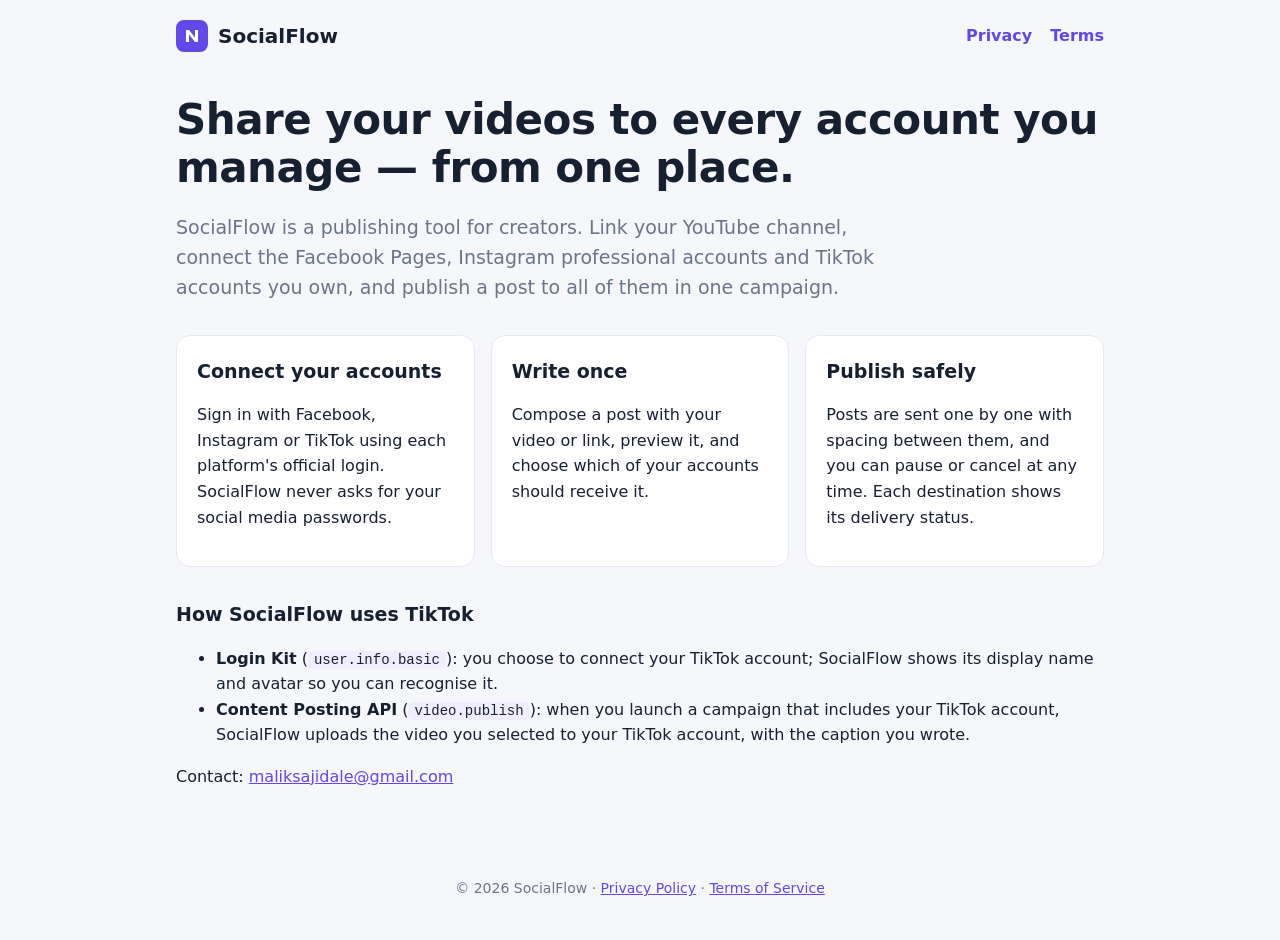
<file: index.html>
<!doctype html>
<html lang="en">
<head>
<meta charset="utf-8"><meta name="viewport" content="width=device-width,initial-scale=1">
<title>SocialFlow — promote your videos across your own Pages</title>
<meta name="description" content="SocialFlow helps creators share their YouTube videos and links to the Facebook Pages, Instagram and TikTok accounts they manage.">
<link rel="icon" href="icon.svg" type="image/svg+xml">
<link rel="stylesheet" href="site.css">
</head>
<body>
<header><a class="brand" href="./"><img src="icon.svg" alt="" width="32" height="32"> SocialFlow</a><nav><a href="privacy.html">Privacy</a><a href="terms.html">Terms</a></nav></header>
<main>
  <h1>Share your videos to every account you manage — from one place.</h1>
  <p class="lead">SocialFlow is a publishing tool for creators. Link your YouTube channel, connect the Facebook Pages, Instagram professional accounts and TikTok accounts you own, and publish a post to all of them in one campaign.</p>
  <section class="cards">
    <article><h2>Connect your accounts</h2><p>Sign in with Facebook, Instagram or TikTok using each platform's official login. SocialFlow never asks for your social media passwords.</p></article>
    <article><h2>Write once</h2><p>Compose a post with your video or link, preview it, and choose which of your accounts should receive it.</p></article>
    <article><h2>Publish safely</h2><p>Posts are sent one by one with spacing between them, and you can pause or cancel at any time. Each destination shows its delivery status.</p></article>
  </section>
  <h2>How SocialFlow uses TikTok</h2>
  <ul>
    <li><b>Login Kit</b> (<code>user.info.basic</code>): you choose to connect your TikTok account; SocialFlow shows its display name and avatar so you can recognise it.</li>
    <li><b>Content Posting API</b> (<code>video.publish</code>): when you launch a campaign that includes your TikTok account, SocialFlow uploads the video you selected to your TikTok account, with the caption you wrote.</li>
  </ul>
  <p>Contact: <a href="mailto:maliksajidale@gmail.com">maliksajidale@gmail.com</a></p>
</main>
<footer>© 2026 SocialFlow · <a href="privacy.html">Privacy Policy</a> · <a href="terms.html">Terms of Service</a></footer>
</body>
</html>
</file>
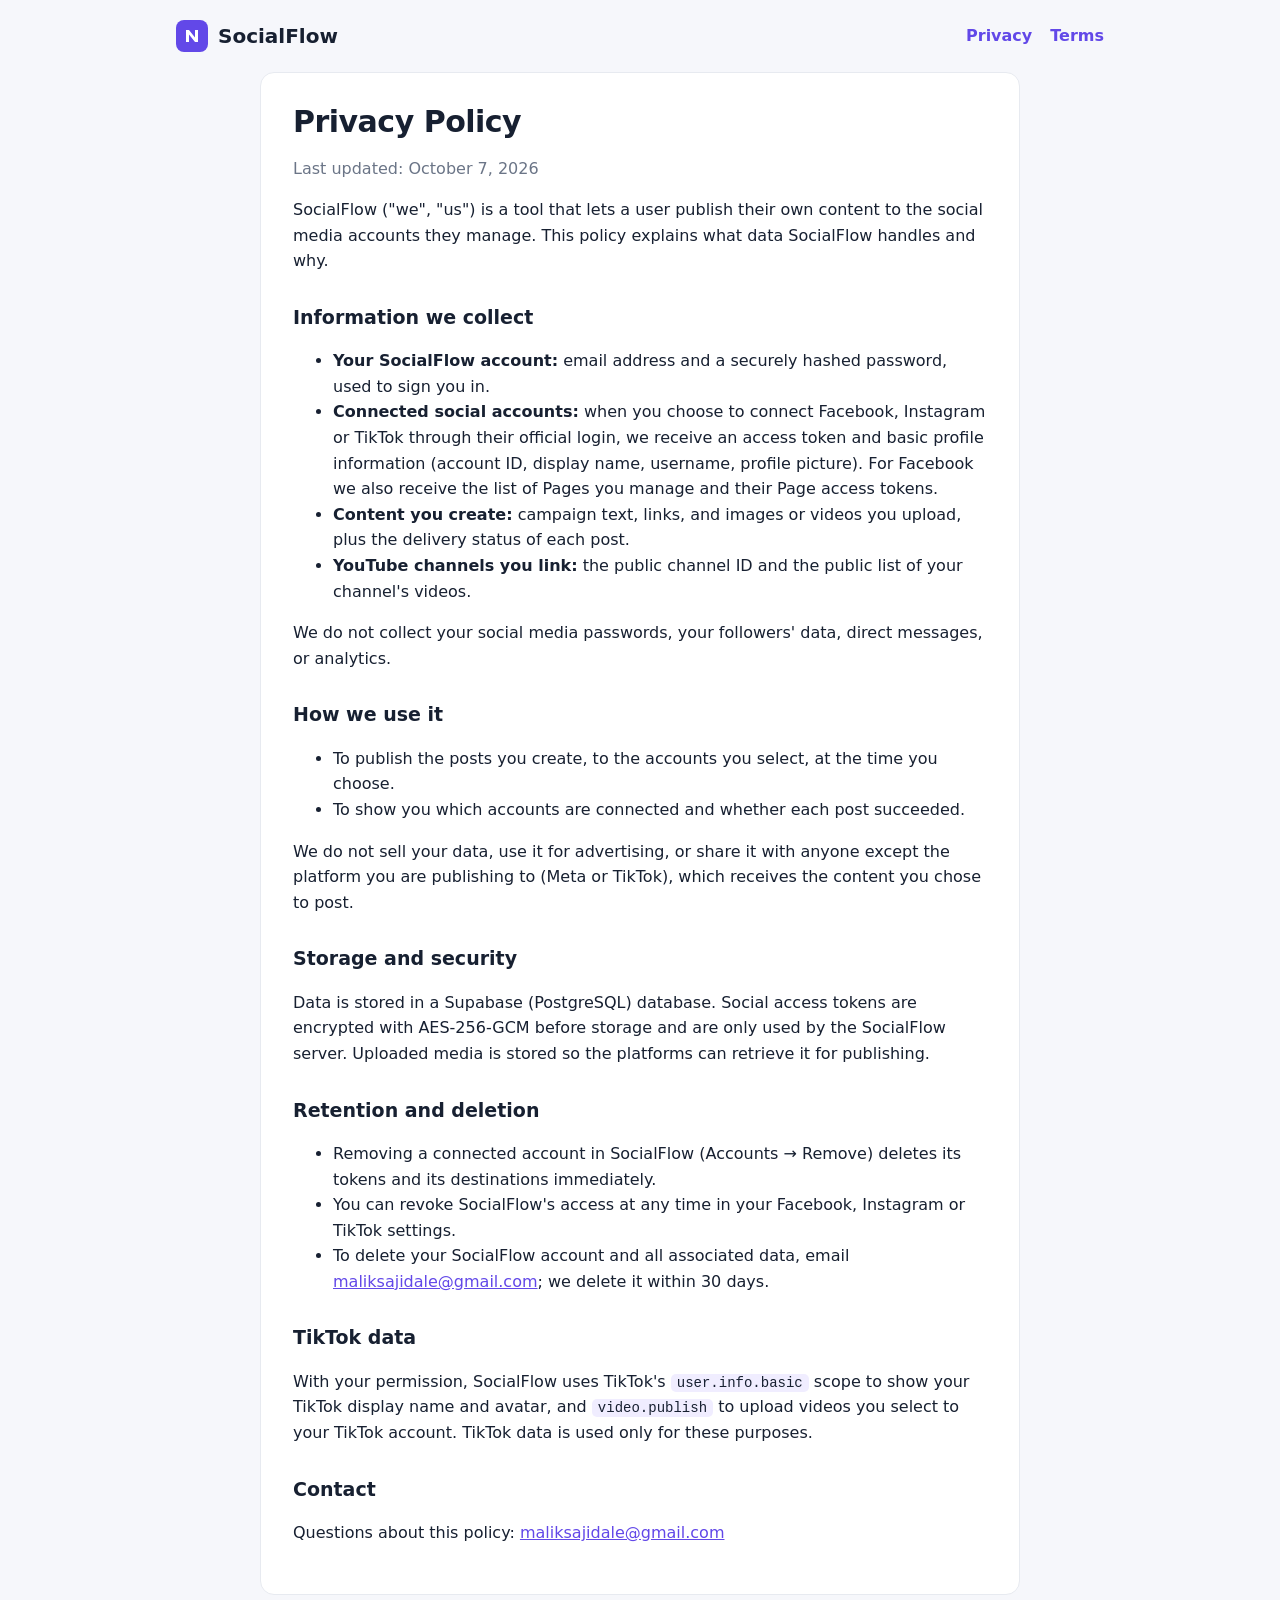
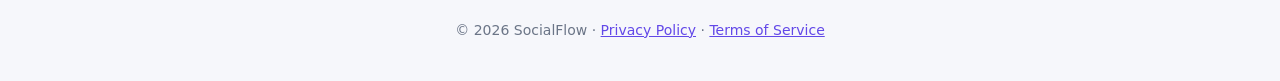
<file: privacy.html>
<!doctype html>
<html lang="en">
<head>
<meta charset="utf-8"><meta name="viewport" content="width=device-width,initial-scale=1">
<title>Privacy Policy — SocialFlow</title>
<link rel="icon" href="icon.svg" type="image/svg+xml">
<link rel="stylesheet" href="site.css">
</head>
<body>
<header><a class="brand" href="./"><img src="icon.svg" alt="" width="32" height="32"> SocialFlow</a><nav><a href="privacy.html">Privacy</a><a href="terms.html">Terms</a></nav></header>
<main class="doc">
<h1>Privacy Policy</h1>
<p class="muted">Last updated: October 7, 2026</p>

<p>SocialFlow ("we", "us") is a tool that lets a user publish their own content to the social media accounts they manage. This policy explains what data SocialFlow handles and why.</p>

<h2>Information we collect</h2>
<ul>
  <li><b>Your SocialFlow account:</b> email address and a securely hashed password, used to sign you in.</li>
  <li><b>Connected social accounts:</b> when you choose to connect Facebook, Instagram or TikTok through their official login, we receive an access token and basic profile information (account ID, display name, username, profile picture). For Facebook we also receive the list of Pages you manage and their Page access tokens.</li>
  <li><b>Content you create:</b> campaign text, links, and images or videos you upload, plus the delivery status of each post.</li>
  <li><b>YouTube channels you link:</b> the public channel ID and the public list of your channel's videos.</li>
</ul>
<p>We do not collect your social media passwords, your followers' data, direct messages, or analytics.</p>

<h2>How we use it</h2>
<ul>
  <li>To publish the posts you create, to the accounts you select, at the time you choose.</li>
  <li>To show you which accounts are connected and whether each post succeeded.</li>
</ul>
<p>We do not sell your data, use it for advertising, or share it with anyone except the platform you are publishing to (Meta or TikTok), which receives the content you chose to post.</p>

<h2>Storage and security</h2>
<p>Data is stored in a Supabase (PostgreSQL) database. Social access tokens are encrypted with AES-256-GCM before storage and are only used by the SocialFlow server. Uploaded media is stored so the platforms can retrieve it for publishing.</p>

<h2>Retention and deletion</h2>
<ul>
  <li>Removing a connected account in SocialFlow (Accounts → Remove) deletes its tokens and its destinations immediately.</li>
  <li>You can revoke SocialFlow's access at any time in your Facebook, Instagram or TikTok settings.</li>
  <li>To delete your SocialFlow account and all associated data, email <a href="mailto:maliksajidale@gmail.com">maliksajidale@gmail.com</a>; we delete it within 30 days.</li>
</ul>

<h2>TikTok data</h2>
<p>With your permission, SocialFlow uses TikTok's <code>user.info.basic</code> scope to show your TikTok display name and avatar, and <code>video.publish</code> to upload videos you select to your TikTok account. TikTok data is used only for these purposes.</p>

<h2>Contact</h2>
<p>Questions about this policy: <a href="mailto:maliksajidale@gmail.com">maliksajidale@gmail.com</a></p>
</main>
<footer>© 2026 SocialFlow · <a href="privacy.html">Privacy Policy</a> · <a href="terms.html">Terms of Service</a></footer>
</body>
</html>
</file>
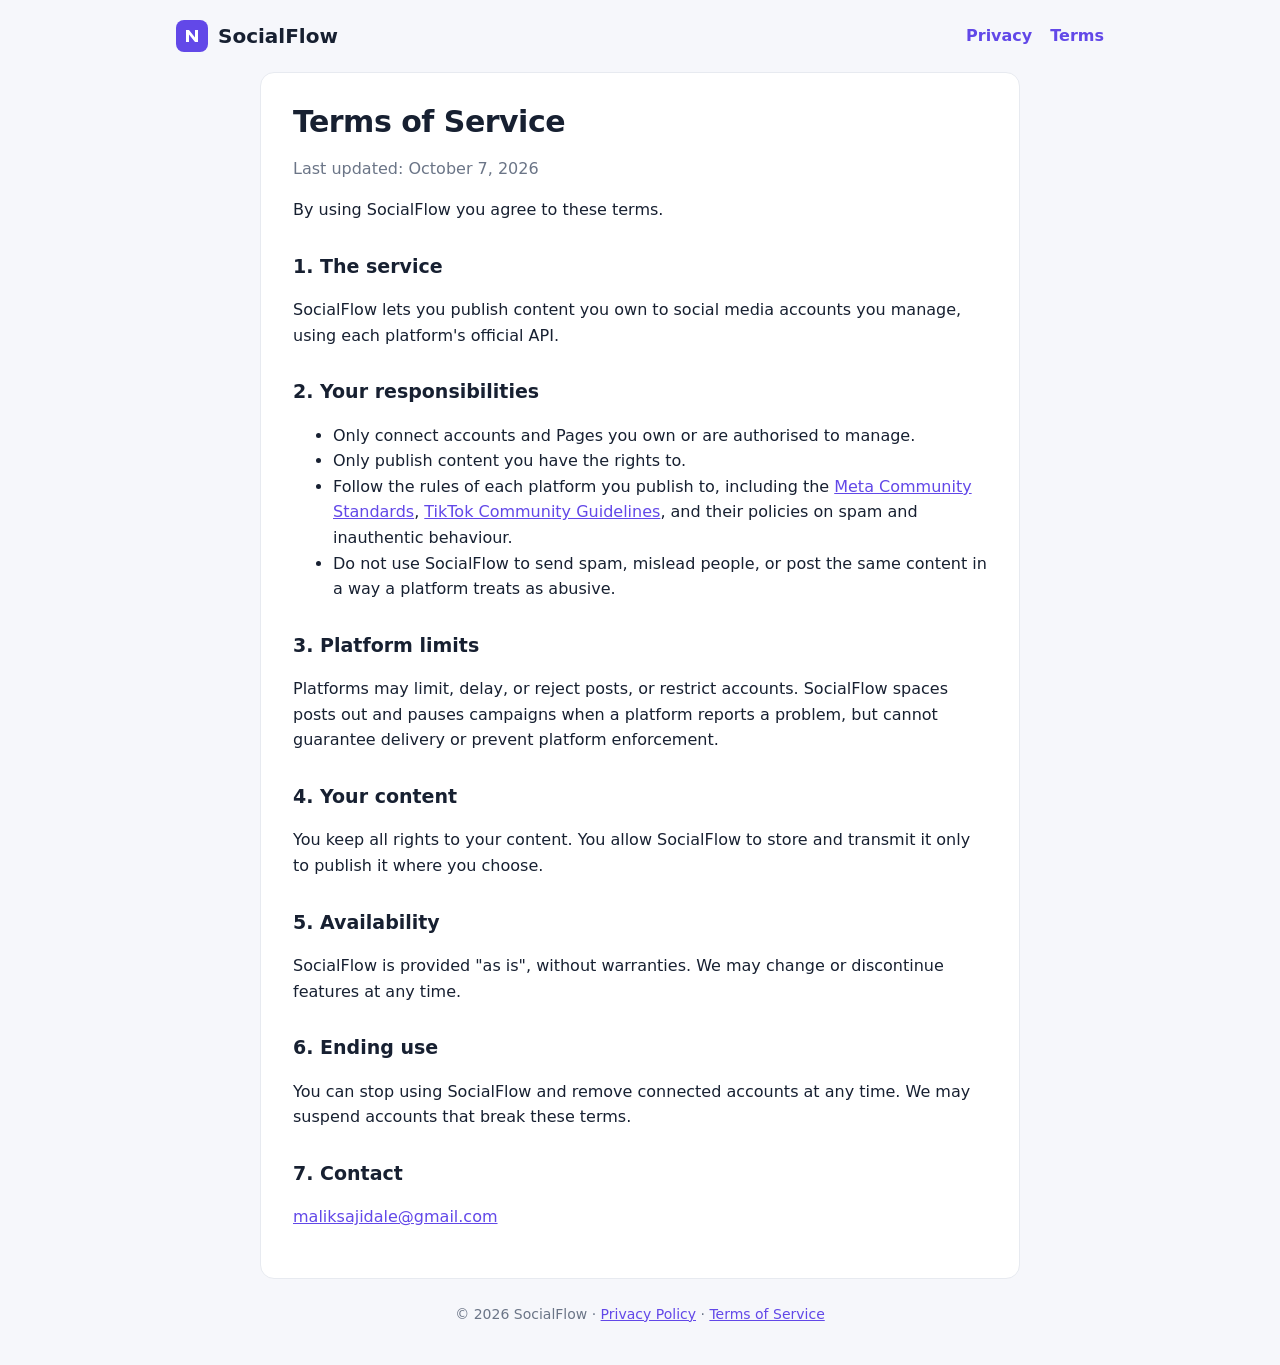
<file: terms.html>
<!doctype html>
<html lang="en">
<head>
<meta charset="utf-8"><meta name="viewport" content="width=device-width,initial-scale=1">
<title>Terms of Service — SocialFlow</title>
<link rel="icon" href="icon.svg" type="image/svg+xml">
<link rel="stylesheet" href="site.css">
</head>
<body>
<header><a class="brand" href="./"><img src="icon.svg" alt="" width="32" height="32"> SocialFlow</a><nav><a href="privacy.html">Privacy</a><a href="terms.html">Terms</a></nav></header>
<main class="doc">
<h1>Terms of Service</h1>
<p class="muted">Last updated: October 7, 2026</p>

<p>By using SocialFlow you agree to these terms.</p>

<h2>1. The service</h2>
<p>SocialFlow lets you publish content you own to social media accounts you manage, using each platform's official API.</p>

<h2>2. Your responsibilities</h2>
<ul>
  <li>Only connect accounts and Pages you own or are authorised to manage.</li>
  <li>Only publish content you have the rights to.</li>
  <li>Follow the rules of each platform you publish to, including the <a href="https://transparency.meta.com/policies/community-standards/">Meta Community Standards</a>, <a href="https://www.tiktok.com/community-guidelines">TikTok Community Guidelines</a>, and their policies on spam and inauthentic behaviour.</li>
  <li>Do not use SocialFlow to send spam, mislead people, or post the same content in a way a platform treats as abusive.</li>
</ul>

<h2>3. Platform limits</h2>
<p>Platforms may limit, delay, or reject posts, or restrict accounts. SocialFlow spaces posts out and pauses campaigns when a platform reports a problem, but cannot guarantee delivery or prevent platform enforcement.</p>

<h2>4. Your content</h2>
<p>You keep all rights to your content. You allow SocialFlow to store and transmit it only to publish it where you choose.</p>

<h2>5. Availability</h2>
<p>SocialFlow is provided "as is", without warranties. We may change or discontinue features at any time.</p>

<h2>6. Ending use</h2>
<p>You can stop using SocialFlow and remove connected accounts at any time. We may suspend accounts that break these terms.</p>

<h2>7. Contact</h2>
<p><a href="mailto:maliksajidale@gmail.com">maliksajidale@gmail.com</a></p>
</main>
<footer>© 2026 SocialFlow · <a href="privacy.html">Privacy Policy</a> · <a href="terms.html">Terms of Service</a></footer>
</body>
</html>
</file>
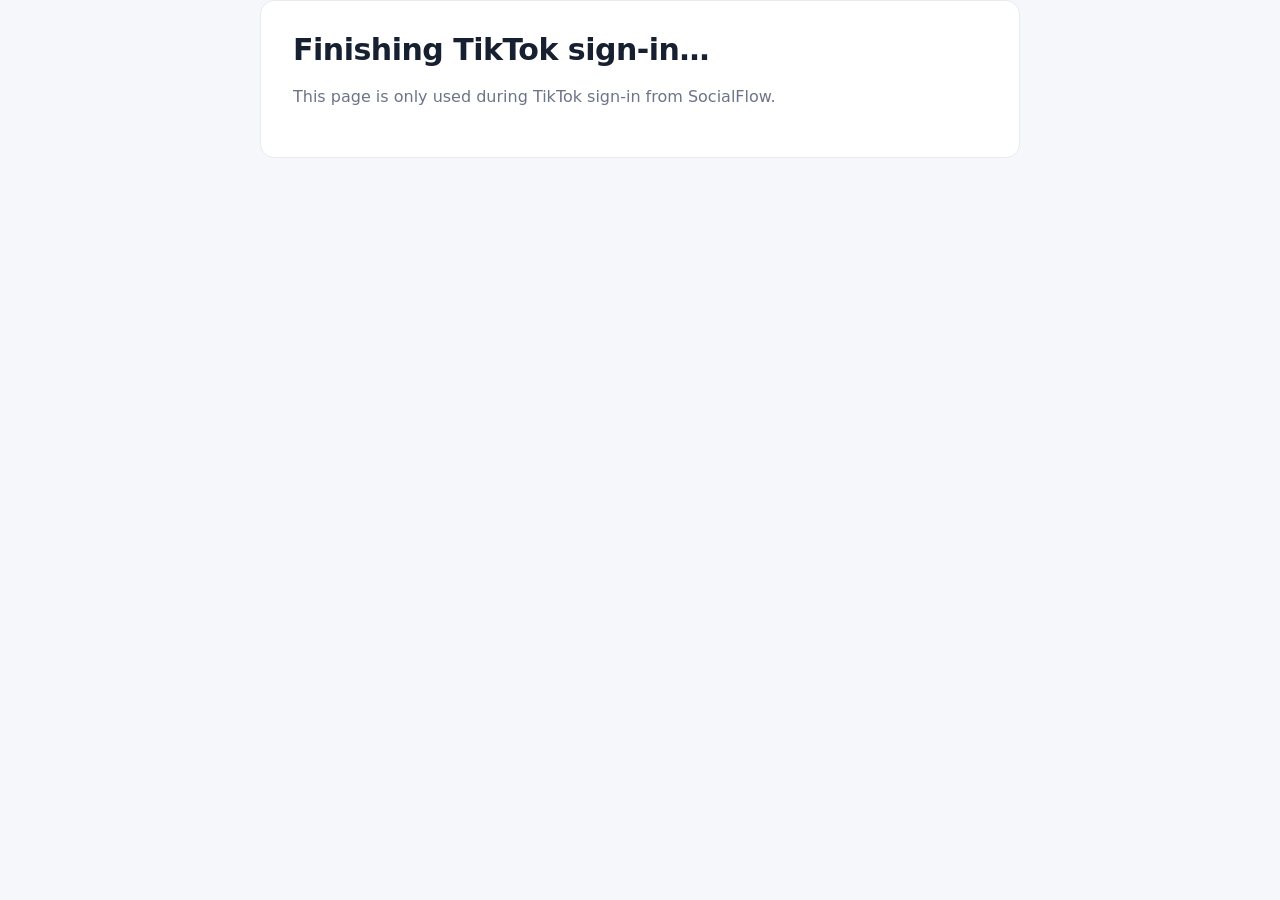
<file: tiktok-callback.html>
<!doctype html>
<html lang="en">
<head>
<meta charset="utf-8"><meta name="viewport" content="width=device-width,initial-scale=1">
<meta name="referrer" content="no-referrer">
<meta name="robots" content="noindex">
<title>Connecting TikTok — SocialFlow</title>
<link rel="stylesheet" href="site.css">
</head>
<body>
<main class="doc">
<h1>Finishing TikTok sign-in…</h1>
<p id="msg" class="muted">Returning you to SocialFlow.</p>
</main>
<script>
  // TikTok does not allow localhost redirect URLs, so it returns here and we forward the
  // one-time code to the SocialFlow server, which verifies `state` and exchanges the code.
  // The destination is fixed (no open redirect) and only TikTok's OAuth parameters are passed on.
  (function () {
    var APP = 'https://localhost:8787/auth/tiktok/callback';
    var src = new URLSearchParams(location.search);
    var out = new URLSearchParams();
    ['code', 'state', 'scopes', 'error', 'error_description'].forEach(function (k) {
      if (src.has(k)) out.set(k, src.get(k));
    });
    if (!out.has('state')) {
      document.getElementById('msg').textContent = 'This page is only used during TikTok sign-in from SocialFlow.';
      return;
    }
    location.replace(APP + '?' + out.toString());
  })();
</script>
</body>
</html>
</file>
<file: site.css>
:root { --ink: #172031; --muted: #6b7587; --brand: #6248e8; --bg: #f6f7fb; --line: #e7eaf0; }
* { box-sizing: border-box; }
body { margin: 0; background: var(--bg); color: var(--ink); font: 16px/1.6 system-ui, -apple-system, 'Segoe UI', sans-serif; }
a { color: var(--brand); }
header { display: flex; justify-content: space-between; align-items: center; max-width: 960px; margin: auto; padding: 20px 16px; }
.brand { display: flex; align-items: center; gap: 10px; font-weight: 800; font-size: 20px; color: var(--ink); text-decoration: none; }
nav a { margin-left: 18px; text-decoration: none; font-weight: 600; }
main { max-width: 960px; margin: auto; padding: 24px 16px 48px; }
main.doc { max-width: 760px; background: #fff; border: 1px solid var(--line); border-radius: 14px; padding: 32px; }
h1 { font-size: clamp(28px, 5vw, 42px); line-height: 1.15; margin: 0 0 14px; letter-spacing: -.5px; }
main.doc h1 { font-size: 30px; }
h2 { font-size: 19px; margin: 28px 0 8px; }
.lead { font-size: 19px; color: var(--muted); max-width: 720px; }
.muted { color: var(--muted); }
.cards { display: grid; grid-template-columns: repeat(auto-fit, minmax(240px, 1fr)); gap: 16px; margin: 32px 0; }
.cards article { background: #fff; border: 1px solid var(--line); border-radius: 14px; padding: 20px; }
.cards h2 { margin-top: 0; }
code { background: #f0edff; padding: 1px 6px; border-radius: 5px; font-size: 14px; }
footer { text-align: center; color: var(--muted); padding: 24px 16px 40px; font-size: 14px; }
</file>
